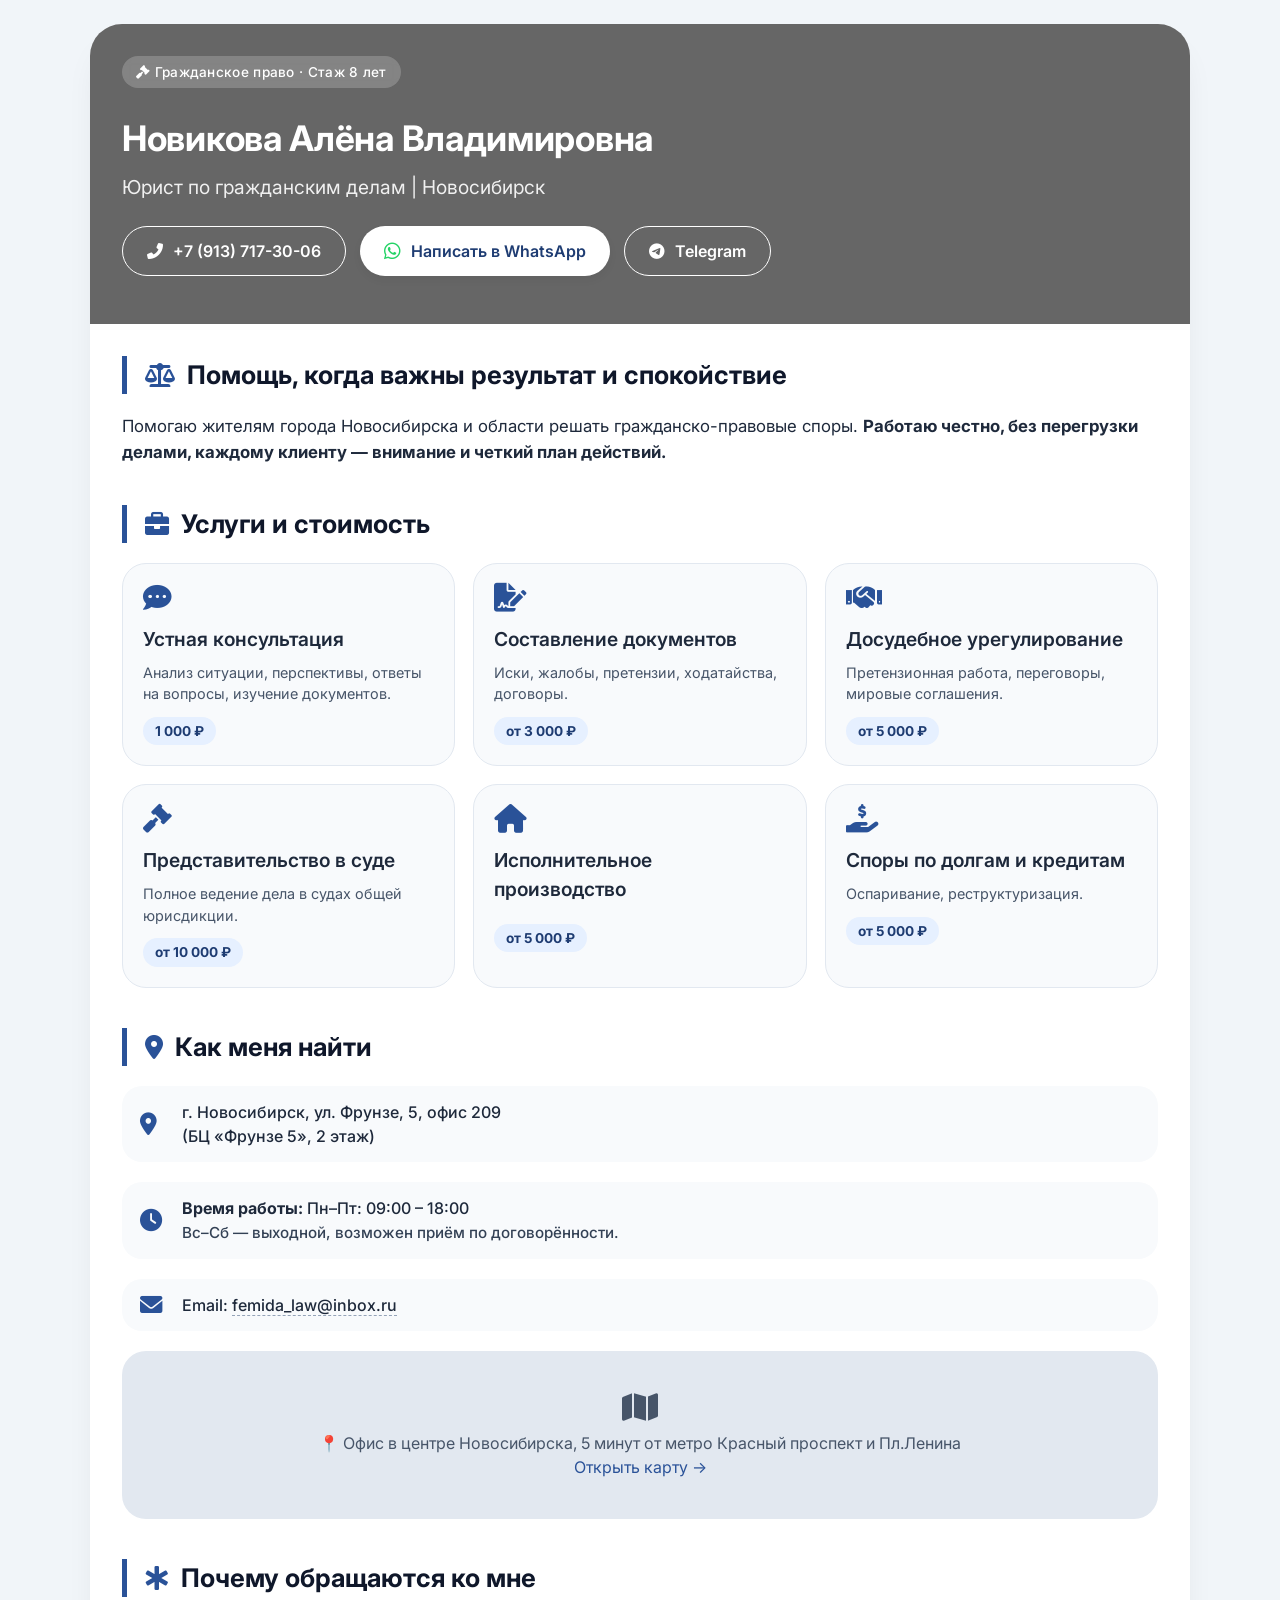
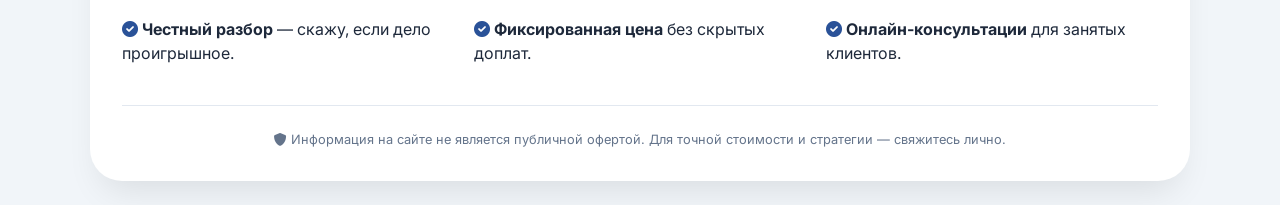
<file: index — копия.html>
<!DOCTYPE html>
<html lang="ru">
<head>
    <meta charset="UTF-8">
    <meta name="viewport" content="width=device-width, initial-scale=1.0, user-scalable=yes">
    <title>Алена Новикова | Юрист по гражданским делам в Новосибирске</title>
    <!-- Подключаем красивый шрифт Google Fonts -->
    <link href="https://fonts.googleapis.com/css2?family=Inter:opsz,wght@14..32,300;14..32,400;14..32,600;14..32,700&display=swap" rel="stylesheet">
    <!-- Font Awesome 6 (иконки) - бесплатно -->
    <link rel="stylesheet" href="https://cdnjs.cloudflare.com/ajax/libs/font-awesome/6.0.0-beta3/css/all.min.css">
    <style>
        * {
            margin: 0;
            padding: 0;
            box-sizing: border-box;
        }

        body {
            font-family: 'Inter', sans-serif;
            background: #f1f5f9;
            color: #1e293b;
            line-height: 1.5;
            padding: 24px 16px;
        }

        /* Основная карточка-контейнер */
        .container {
            max-width: 1100px;
            margin: 0 auto;
        }

        /* Стиль главного блока */
        .lawyer-card {
            background: white;
            border-radius: 32px;
            box-shadow: 0 20px 35px -12px rgba(0, 0, 0, 0.1);
            overflow: hidden;
            transition: transform 0.2s;
        }

        /* Верхняя цветная полоса */
        .hero-bar {
            background-image: linear-gradient(rgba(0,0,0,0.6), rgba(0,0,0,0.6)), url('https://media.istockphoto.com/id/1448686771/ru/%D1%84%D0%BE%D1%82%D0%BE/%D0%B0%D0%B4%D0%B2%D0%BE%D0%BA%D0%B0%D1%82%D1%81%D0%BA%D0%B8%D0%B5-%D0%BA%D0%BE%D0%BD%D1%86%D0%B5%D0%BF%D1%86%D0%B8%D0%B8-%D0%B4%D0%BB%D1%8F-%D0%B4%D0%B0%D1%87%D0%B8-%D0%BF%D0%BE%D0%BA%D0%B0%D0%B7%D0%B0%D0%BD%D0%B8%D0%B9-%D0%BA%D0%BB%D0%B8%D0%B5%D0%BD%D1%82%D0%B0%D0%BC-%D0%B8-%D0%BF%D1%80%D0%B5%D0%B4%D0%BE%D1%81%D1%82%D0%B0%D0%B2%D0%BB%D0%B5%D0%BD%D0%B8%D1%8F-%D0%BA%D0%BE%D0%BD%D1%81%D1%83%D0%BB%D1%8C%D1%82%D0%B0%D1%86%D0%B8%D0%B9-%D0%BF%D0%BE-%D0%B4%D0%B5%D0%BB%D0%B0%D0%BC-%D0%B4%D0%BB%D1%8F.jpg?s=612x612&w=0&k=20&c=tkd_isdgkHOKfLSs44Dx6a-lNuRhfJMblanGoKy2UDQ=');
            padding: 32px 32px 48px 32px;
            color: white;
        }

        .badge {
            background: rgba(255, 255, 255, 0.2);
            backdrop-filter: blur(4px);
            display: inline-block;
            padding: 6px 14px;
            border-radius: 40px;
            font-size: 0.85rem;
            font-weight: 500;
            margin-bottom: 24px;
            letter-spacing: 0.3px;
        }

        .name-title h1 {
            font-size: 2.2rem;
            font-weight: 700;
            margin-bottom: 8px;
            letter-spacing: -0.3px;
        }

        .specialty {
            font-size: 1.2rem;
            opacity: 0.9;
            margin-bottom: 20px;
        }

        .contact-buttons {
            display: flex;
            flex-wrap: wrap;
            gap: 14px;
            margin-top: 24px;
        }

        .btn {
            display: inline-flex;
            align-items: center;
            gap: 10px;
            padding: 12px 24px;
            border-radius: 60px;
            font-weight: 600;
            text-decoration: none;
            transition: all 0.2s ease;
            font-size: 1rem;
        }

        .btn-primary {
            background: white;
            color: #1e3c72;
            box-shadow: 0 4px 8px rgba(0,0,0,0.05);
        }

        .btn-primary i {
            color: #25D366;
            font-size: 1.2rem;
        }

        .btn-primary:hover {
            transform: translateY(-3px);
            box-shadow: 0 10px 20px rgba(0,0,0,0.1);
            background: #f8fafc;
        }

        .btn-outline {
            border: 1.5px solid white;
            color: white;
            background: transparent;
        }

        .btn-outline:hover {
            background: rgba(255,255,255,0.1);
            transform: translateY(-3px);
        }

        /* Основной контент */
        .content {
            padding: 32px;
        }

        /* Секции */
        .section {
            margin-bottom: 40px;
        }

        .section-title {
            font-size: 1.6rem;
            font-weight: 700;
            margin-bottom: 20px;
            color: #0f172a;
            display: flex;
            align-items: center;
            gap: 12px;
            border-left: 5px solid #2a5298;
            padding-left: 18px;
        }

        .section-title i {
            color: #2a5298;
            font-size: 1.5rem;
        }

        .services-grid {
            display: grid;
            grid-template-columns: repeat(auto-fill, minmax(260px, 1fr));
            gap: 18px;
        }

        .service-item {
            background: #f8fafc;
            padding: 20px;
            border-radius: 24px;
            transition: 0.2s;
            border: 1px solid #e2e8f0;
        }

        .service-item i {
            font-size: 1.8rem;
            color: #2a5298;
            margin-bottom: 12px;
        }

        .service-item h3 {
            font-size: 1.2rem;
            margin-bottom: 8px;
            font-weight: 600;
        }

        .service-item p {
            color: #475569;
            font-size: 0.9rem;
        }

        .price-tag {
            display: inline-block;
            background: #e6f0ff;
            color: #1e3c72;
            font-weight: 700;
            margin-top: 12px;
            padding: 4px 12px;
            border-radius: 30px;
            font-size: 0.85rem;
        }

        .info-row {
            display: flex;
            align-items: center;
            gap: 14px;
            margin-bottom: 20px;
            flex-wrap: wrap;
            background: #f8fafc;
            padding: 14px 18px;
            border-radius: 20px;
        }

        .info-row i {
            width: 28px;
            font-size: 1.4rem;
            color: #2a5298;
        }

        .info-text {
            font-weight: 500;
        }

        .info-text a {
            color: #1e293b;
            text-decoration: none;
            border-bottom: 1px dashed #94a3b8;
        }

        .work-time {
            font-size: 0.95rem;
            color: #334155;
        }

        .map-placeholder {
            background: #e2e8f0;
            border-radius: 24px;
            padding: 40px 20px;
            text-align: center;
            color: #475569;
            margin-top: 12px;
        }

        .footer-note {
            margin-top: 30px;
            padding-top: 24px;
            border-top: 1px solid #e2e8f0;
            text-align: center;
            font-size: 0.8rem;
            color: #64748b;
        }

        @media (max-width: 640px) {
            body {
                padding: 16px 12px;
            }
            .hero-bar {
                padding: 24px 20px 32px 20px;
            }
            .name-title h1 {
                font-size: 1.7rem;
            }
            .content {
                padding: 24px 20px;
            }
            .btn {
                padding: 10px 18px;
                font-size: 0.9rem;
            }
        }
    </style>
</head>
<body>
<div class="container">
    <div class="lawyer-card">
        
        <!-- Верхняя часть с именем и кнопками -->
        <div class="hero-bar">
            <div class="badge">
                <i class="fas fa-gavel"></i> Гражданское право · Стаж 8 лет
            </div>
            <div class="name-title">
                <h1>Новикова Алёна Владимировна</h1>
                <div class="specialty">Юрист по гражданским делам | Новосибирск</div>
            </div>
            <div class="contact-buttons">
                <a href="tel:+79137173006" class="btn btn-outline">
                    <i class="fas fa-phone-alt"></i> +7 (913) 717-30-06
                </a>
                <a href="https://wa.me/79137173006?text=Здравствуйте! Нужна консультация юриста." target="_blank" class="btn btn-primary">
                    <i class="fab fa-whatsapp"></i> Написать в WhatsApp
                </a>
                <a href="https://t.me/alenaschaste" target="_blank" class="btn btn-outline">
                    <i class="fab fa-telegram-plane"></i> Telegram
                </a>
            </div>
        </div>

        <!-- Основное содержание -->
        <div class="content">
            
            <!-- Краткое описание -->
            <div class="section">
                <div class="section-title">
                    <i class="fas fa-balance-scale"></i>
                    <span>Помощь, когда важны результат и спокойствие</span>
                </div>
                <p style="font-size: 1.05rem; margin-bottom: 12px;">
                    Помогаю жителям города Новосибирска и области решать гражданско-правовые споры. 
                    
                    <strong>Работаю честно, без перегрузки делами, каждому клиенту — внимание и четкий план действий. </strong>
                </p>
            </div>

            <!-- Услуги и цены (ключевой блок) -->
            <div class="section">
                <div class="section-title">
                    <i class="fas fa-briefcase"></i>
                    <span>Услуги и стоимость</span>
                </div>
                <div class="services-grid">
                    <div class="service-item">
                        <i class="fas fa-comment-dots"></i>
                        <h3>Устная консультация</h3>
                        <p>Анализ ситуации, перспективы, ответы на вопросы, изучение документов.</p>
                        <div class="price-tag">1 000 ₽</div>
                    </div>
                    <div class="service-item">
                        <i class="fas fa-file-signature"></i>
                        <h3>Составление документов</h3>
                        <p>Иски, жалобы, претензии, ходатайства, договоры.</p>
                        <div class="price-tag">от 3 000 ₽</div>
                    </div>
                    <div class="service-item">
                        <i class="fas fa-handshake"></i>
                        <h3>Досудебное урегулирование</h3>
                        <p>Претензионная работа, переговоры, мировые соглашения.</p>
                        <div class="price-tag">от 5 000 ₽</div>
                    </div>
                    <div class="service-item">
                        <i class="fas fa-gavel"></i>
                        <h3>Представительство в суде</h3>
                        <p>Полное ведение дела в судах общей юрисдикции.</p>
                        <div class="price-tag">от 10 000 ₽</div>
                    </div>
                    <div class="service-item">
                        <i class="fas fa-home"></i>
                        <h3>Исполнительное производство</h3>
                        <p></p>
                        <div class="price-tag">от 5 000 ₽</div>
                    </div>
                    <div class="service-item">
                        <i class="fas fa-hand-holding-usd"></i>
                        <h3>Споры по долгам и кредитам</h3>
                        <p>Оспаривание, реструктуризация.</p>
                        <div class="price-tag">от 5 000 ₽</div>
                    </div>
                </div>
            </div>

            <!-- Контакты и адрес -->
            <div class="section">
                <div class="section-title">
                    <i class="fas fa-map-marker-alt"></i>
                    <span>Как меня найти</span>
                </div>
                <div class="info-row">
                    <i class="fas fa-location-dot"></i>
                    <div class="info-text">
                        г. Новосибирск, ул. Фрунзе, 5, офис 209 <br>
                        (БЦ «Фрунзе 5», 2 этаж)
                    </div>
                </div>
                <div class="info-row">
                    <i class="fas fa-clock"></i>
                    <div class="info-text">
                        <strong>Время работы:</strong> Пн–Пт: 09:00 – 18:00 <br>
                        <span class="work-time">Вс–Сб — выходной, возможен приём по договорённости.</span>
                    </div>
                </div>
                <div class="info-row">
                    <i class="fas fa-envelope"></i>
                    <div class="info-text">
                        Email: <a href="mailto:novikova@law-nsk.ru">femida_law@inbox.ru</a>
                    </div>
                </div>
                <!-- Упрощенная карта (ссылка на яндекс карты) -->
                <div class="map-placeholder">
                    <i class="fas fa-map" style="font-size: 2rem; margin-bottom: 8px; display: block;"></i>
                    <p>📍 Офис в центре Новосибирска, 5 минут от метро Красный проспект и Пл.Ленина</p>
                    <a href="https://go.2gis.com/Xp8RQ" target="_blank" style="color:#2a5298; text-decoration: none;">Открыть карту →</a>
                </div>
            </div>

            <!-- Доп. блок: почему выбирают -->
            <div class="section">
                <div class="section-title">
                    <i class="fas fa-star-of-life"></i>
                    <span>Почему обращаются ко мне</span>
                </div>
                <div style="display: flex; flex-wrap: wrap; gap: 20px; justify-content: space-between;">
                    <div style="flex: 1; min-width: 180px;"><i class="fas fa-check-circle" style="color:#2a5298;"></i> <strong>Честный разбор</strong> — скажу, если дело проигрышное.</div>
                    <div style="flex: 1; min-width: 180px;"><i class="fas fa-check-circle" style="color:#2a5298;"></i> <strong>Фиксированная цена</strong> без скрытых доплат.</div>
                    <div style="flex: 1; min-width: 180px;"><i class="fas fa-check-circle" style="color:#2a5298;"></i> <strong>Онлайн-консультации</strong> для занятых клиентов.</div>
                </div>
            </div>

            <div class="footer-note">
                <i class="fas fa-shield-alt"></i> Информация на сайте не является публичной офертой. Для точной стоимости и стратегии — свяжитесь лично.
            </div>
        </div>
    </div>
</div>
</body>
</html>
</file>
